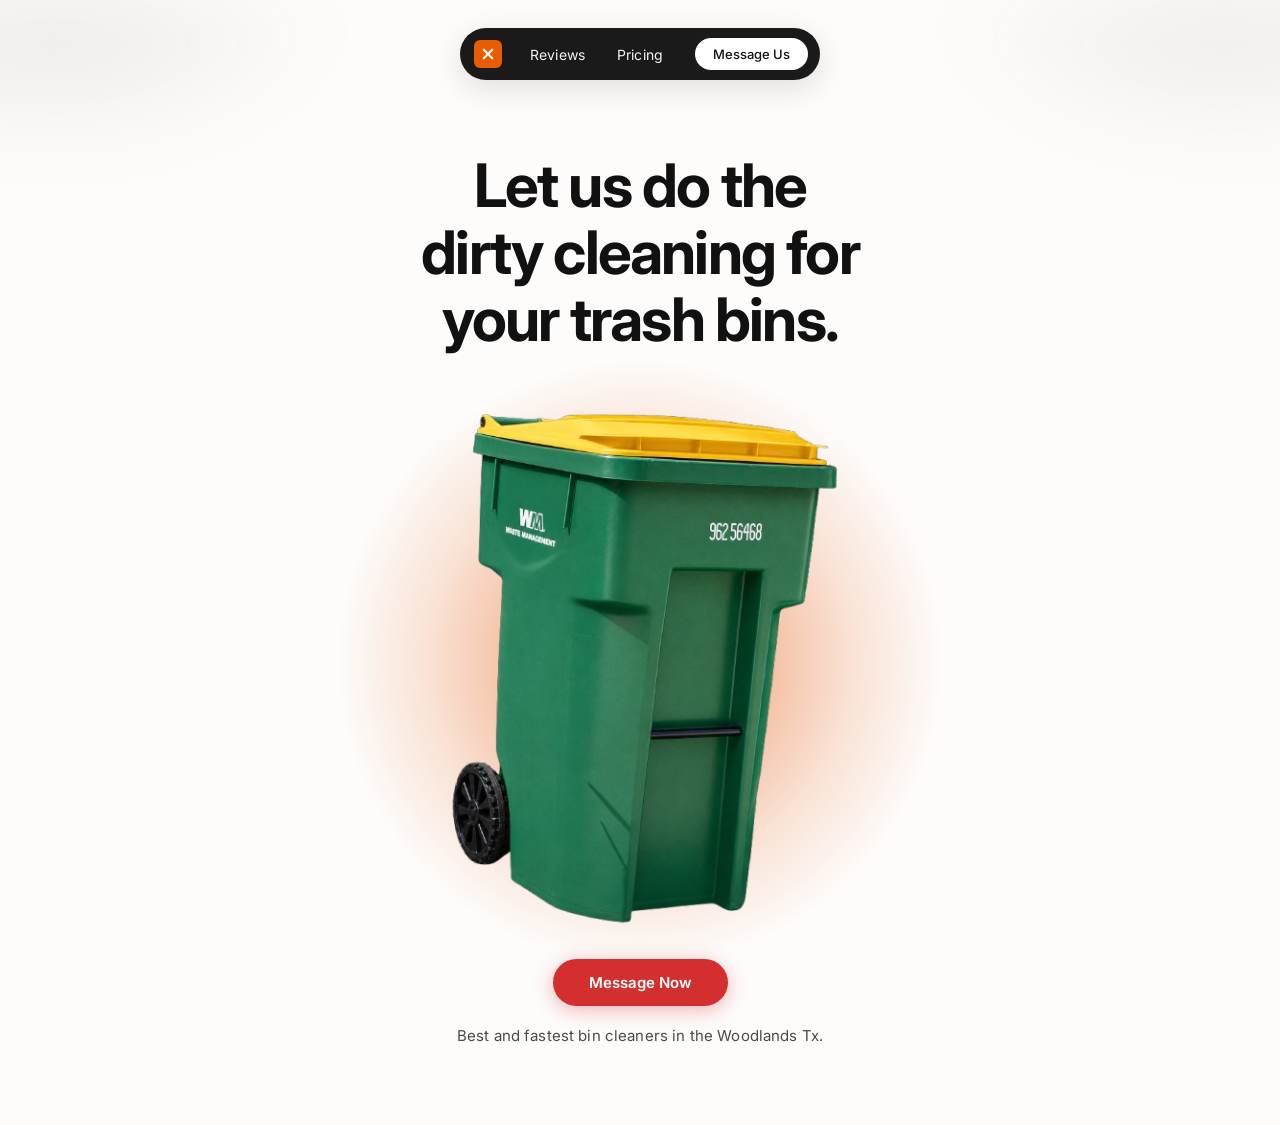
<file: index.html>
<!DOCTYPE html>
<html lang="en">
<head>
  <meta charset="UTF-8">
  <meta name="viewport" content="width=device-width, initial-scale=1.0">
  <title>WhiteBin</title>
  <link rel="preconnect" href="https://fonts.googleapis.com">
  <link rel="preconnect" href="https://fonts.gstatic.com" crossorigin>
  <link href="https://fonts.googleapis.com/css2?family=Inter:wght@400;500;600;700&display=swap" rel="stylesheet">
  <link rel="stylesheet" href="styles.css">
</head>
<body>
  <div class="atmosphere atmosphere--left" aria-hidden="true"></div>
  <div class="atmosphere atmosphere--right" aria-hidden="true"></div>

  <header class="nav-wrap">
    <nav class="nav">
      <a href="#" class="nav__logo" aria-label="WhiteBin home">
        <span class="nav__logo-icon"></span>
      </a>
      <div class="nav__links">
        <a href="#" class="nav__link">Reviews</a>
        <a href="#" class="nav__link">Pricing</a>
      </div>
      <a href="message/" class="nav__cta">Message Us</a>
    </nav>
  </header>

  <main>
    <h1 class="hero">
      <span>Let us do the</span>
      <span>dirty cleaning for</span>
      <span>your trash bins.</span>
    </h1>

    <div class="bin-stage">
      <div class="bin-visual">
        <div class="bin-glow" aria-hidden="true"></div>
        <img src="trashbin.png" alt="" class="bin-image" width="520" height="620">
      </div>
    </div>

    <div class="footer-actions">
      <a href="message/" class="message-now">Message Now</a>
      <p class="tagline">Best and fastest bin cleaners in the Woodlands Tx.</p>
    </div>
  </main>

  <script src="script.js"></script>
</body>
</html>
</file>
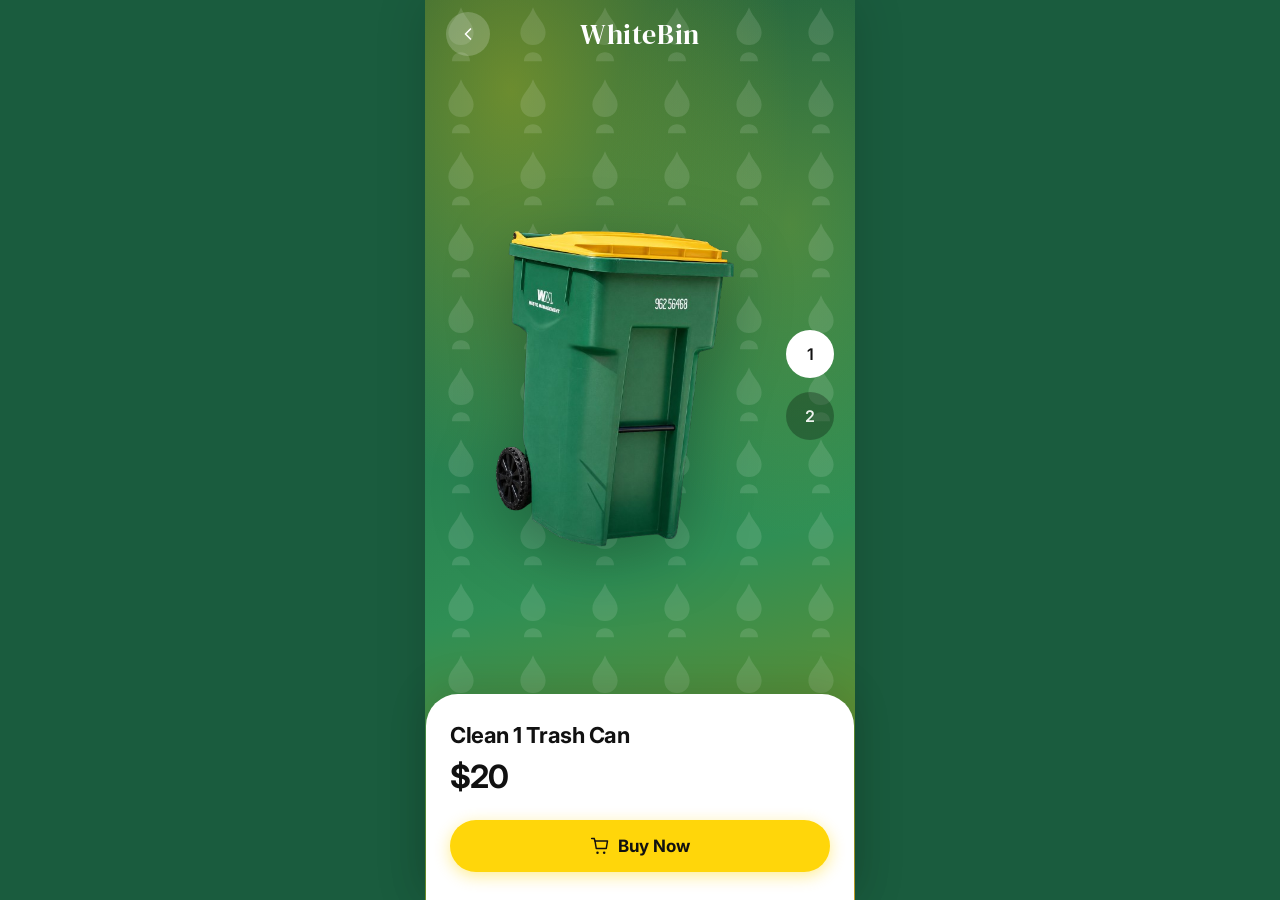
<file: message/index.html>
<!DOCTYPE html>
<html lang="en">
<head>
  <meta charset="UTF-8">
  <meta name="viewport" content="width=device-width, initial-scale=1.0, viewport-fit=cover">
  <title>Message — WhiteBin</title>
  <link rel="preconnect" href="https://fonts.googleapis.com">
  <link rel="preconnect" href="https://fonts.gstatic.com" crossorigin>
  <link href="https://fonts.googleapis.com/css2?family=DM+Serif+Display:ital@0;1&family=Inter:wght@400;500;600;700&display=swap" rel="stylesheet">
  <link rel="stylesheet" href="message.css">
</head>
<body class="message-page">
  <div class="message-page__bg" aria-hidden="true"></div>

  <header class="message-header">
    <a href="../" class="message-header__back" aria-label="Back to home">
      <svg width="20" height="20" viewBox="0 0 24 24" fill="none" aria-hidden="true">
        <path d="M15 18l-6-6 6-6" stroke="currentColor" stroke-width="2" stroke-linecap="round" stroke-linejoin="round"/>
      </svg>
    </a>
    <h1 class="message-header__brand">WhiteBin</h1>
    <span class="message-header__spacer" aria-hidden="true"></span>
  </header>

  <main class="message-hero">
    <div class="message-hero__visual">
      <div class="message-hero__bin-wrap">
        <img src="../trashbin.png" alt="" class="message-hero__bin" width="280" height="340">
      </div>
      <div class="qty-selector" role="group" aria-label="Number of trash cans">
        <button type="button" class="qty-selector__btn is-active" data-qty="1">1</button>
        <button type="button" class="qty-selector__btn" data-qty="2">2</button>
      </div>
    </div>
  </main>

  <section class="product-card" aria-label="Order details">
    <h2 class="product-card__title" id="product-title">Clean 1 Trash Can</h2>
    <div class="product-card__row">
      <p class="product-card__price" id="product-price">$20</p>
    </div>
    <button type="button" class="product-card__buy">Buy Now</button>
  </section>

  <script src="message.js"></script>
</body>
</html>
</file>
<file: styles.css>
*,
*::before,
*::after {
  box-sizing: border-box;
  margin: 0;
  padding: 0;
}

html,
body {
  height: 100%;
}

body {
  font-family: "Inter", system-ui, -apple-system, sans-serif;
  background-color: #fdfcfb;
  color: #111;
  min-height: 100vh;
  overflow-x: hidden;
  position: relative;
}

.atmosphere {
  position: fixed;
  top: 0;
  width: 42vw;
  max-width: 520px;
  height: 220px;
  pointer-events: none;
  z-index: 0;
  opacity: 0.35;
  filter: blur(40px);
}

.atmosphere--left {
  left: -8%;
  background: radial-gradient(
    ellipse 80% 100% at 30% 0%,
    rgba(120, 110, 100, 0.45) 0%,
    transparent 70%
  );
}

.atmosphere--right {
  right: -8%;
  background: radial-gradient(
    ellipse 80% 100% at 70% 0%,
    rgba(120, 110, 100, 0.4) 0%,
    transparent 70%
  );
}

.nav-wrap {
  position: relative;
  z-index: 2;
  display: flex;
  justify-content: center;
  padding: 28px 20px 0;
}

.nav {
  display: flex;
  align-items: center;
  gap: 28px;
  background: #1a1a1a;
  border-radius: 999px;
  padding: 10px 12px 10px 14px;
  box-shadow: 0 8px 32px rgba(0, 0, 0, 0.12);
}

.nav__logo {
  display: flex;
  align-items: center;
  text-decoration: none;
  flex-shrink: 0;
}

.nav__logo-icon {
  display: block;
  width: 28px;
  height: 28px;
  border-radius: 6px;
  background: #e85d04;
  position: relative;
}

.nav__logo-icon::before,
.nav__logo-icon::after {
  content: "";
  position: absolute;
  background: #fff;
  border-radius: 1px;
}

.nav__logo-icon::before {
  width: 14px;
  height: 2px;
  top: 50%;
  left: 50%;
  transform: translate(-50%, -50%) rotate(45deg);
}

.nav__logo-icon::after {
  width: 14px;
  height: 2px;
  top: 50%;
  left: 50%;
  transform: translate(-50%, -50%) rotate(-45deg);
}

.nav__links {
  display: flex;
  align-items: center;
  gap: 32px;
}

.nav__link {
  color: #f5f5f5;
  text-decoration: none;
  font-size: 0.875rem;
  font-weight: 400;
  letter-spacing: 0.01em;
  white-space: nowrap;
}

.nav__link:hover {
  opacity: 0.85;
}

.nav__cta {
  display: inline-flex;
  align-items: center;
  justify-content: center;
  background: #fff;
  color: #111;
  text-decoration: none;
  font-size: 0.8125rem;
  font-weight: 500;
  padding: 8px 18px;
  border-radius: 999px;
  white-space: nowrap;
  margin-left: 4px;
}

.nav__cta:hover {
  background: #f0f0f0;
}

main {
  position: relative;
  z-index: 1;
  display: flex;
  flex-direction: column;
  align-items: center;
  padding: 0 24px 48px;
  min-height: calc(100vh - 80px);
}

.hero {
  text-align: center;
  font-size: clamp(2.25rem, 5.5vw, 3.75rem);
  font-weight: 700;
  line-height: 1.12;
  letter-spacing: -0.03em;
  max-width: 900px;
  margin-top: clamp(48px, 8vh, 88px);
  margin-bottom: clamp(24px, 4vh, 40px);
}

.hero span {
  display: block;
}

.bin-stage {
  position: relative;
  display: flex;
  align-items: center;
  justify-content: center;
  width: 100%;
  flex: 1;
  min-height: 360px;
  margin-bottom: auto;
}

.bin-visual {
  position: relative;
  display: inline-block;
  line-height: 0;
}

.bin-glow {
  position: absolute;
  z-index: 0;
  top: 50%;
  left: 50%;
  width: min(600px, 102.5vw);
  height: min(600px, 102.5vw);
  transform: translate(-50%, -50%);
  border-radius: 50%;
  background: radial-gradient(
    circle at center,
    rgba(230, 81, 0, 0.55) 0%,
    rgba(230, 81, 0, 0.35) 30%,
    rgba(230, 81, 0, 0.15) 50%,
    transparent 72%
  );
  pointer-events: none;
}

.bin-image {
  position: relative;
  z-index: 1;
  width: min(420px, 78vw);
  height: auto;
  object-fit: contain;
  display: block;
}

.footer-actions {
  display: flex;
  flex-direction: column;
  align-items: center;
  gap: 20px;
  margin-top: auto;
  padding-top: 24px;
  padding-bottom: 32px;
}

.message-now {
  display: inline-flex;
  align-items: center;
  justify-content: center;
  background: #d32f2f;
  color: #fff;
  text-decoration: none;
  font-size: 0.9375rem;
  font-weight: 600;
  padding: 14px 36px;
  border-radius: 999px;
  border: none;
  cursor: pointer;
  box-shadow: 0 4px 20px rgba(211, 47, 47, 0.35);
  transition: background 0.2s ease, transform 0.15s ease;
}

.message-now:hover {
  background: #c62828;
}

.message-now:active {
  transform: scale(0.98);
}

.tagline {
  font-size: 0.9375rem;
  font-weight: 400;
  color: #4a4a4a;
  text-align: center;
  letter-spacing: 0.01em;
}

@media (max-width: 640px) {
  .nav {
    gap: 16px;
    padding: 8px 10px 8px 12px;
  }

  .nav__links {
    gap: 20px;
  }

  .nav__link {
    font-size: 0.8125rem;
  }

  .nav__cta {
    font-size: 0.75rem;
    padding: 7px 14px;
  }
}
</file>
<file: message/message.css>
*,
*::before,
*::after {
  box-sizing: border-box;
  margin: 0;
  padding: 0;
}

html {
  -webkit-text-size-adjust: 100%;
}

body.message-page {
  font-family: "Inter", system-ui, -apple-system, sans-serif;
  min-height: 100dvh;
  min-height: 100vh;
  color: #111;
  background: #1a5c3e;
  overflow-x: hidden;
  display: flex;
  flex-direction: column;
  max-width: 430px;
  margin: 0 auto;
  position: relative;
}

.message-page__bg {
  position: fixed;
  inset: 0;
  max-width: 430px;
  margin: 0 auto;
  z-index: 0;
  background:
    radial-gradient(ellipse 120% 80% at 20% 10%, rgba(255, 214, 10, 0.35) 0%, transparent 55%),
    radial-gradient(ellipse 90% 70% at 85% 25%, rgba(255, 214, 10, 0.2) 0%, transparent 50%),
    linear-gradient(165deg, #1a5c3e 0%, #247a4f 38%, #2f8f55 62%, #6b8f2a 88%, #c9a227 100%);
  pointer-events: none;
}

.message-page__bg::before {
  content: "";
  position: absolute;
  inset: 0;
  opacity: 0.12;
  background-image: url("data:image/svg+xml,%3Csvg xmlns='http://www.w3.org/2000/svg' width='80' height='80' viewBox='0 0 80 80'%3E%3Cpath fill='%23fff' d='M40 8c-4 12-14 18-14 28 0 8 6 14 14 14s14-6 14-14c0-10-10-16-14-28zm0 50c-6 0-10 4-10 10h20c0-6-4-10-10-10z'/%3E%3C/svg%3E");
  background-size: 72px 72px;
}

.message-header {
  position: relative;
  z-index: 2;
  display: flex;
  align-items: center;
  justify-content: space-between;
  padding: max(12px, env(safe-area-inset-top)) 20px 12px;
  flex-shrink: 0;
}

.message-header__back {
  display: flex;
  align-items: center;
  justify-content: center;
  width: 44px;
  height: 44px;
  border-radius: 50%;
  background: rgba(255, 255, 255, 0.2);
  color: #fff;
  text-decoration: none;
  flex-shrink: 0;
  transition: background 0.2s ease;
}

.message-header__back:hover {
  background: rgba(255, 255, 255, 0.3);
}

.message-header__brand {
  font-family: "DM Serif Display", Georgia, serif;
  font-size: 1.75rem;
  font-weight: 400;
  color: #fff;
  letter-spacing: 0.02em;
  text-align: center;
}

.message-header__spacer {
  width: 44px;
  flex-shrink: 0;
}

.message-hero {
  position: relative;
  z-index: 1;
  flex: 1;
  display: flex;
  align-items: center;
  justify-content: center;
  padding: 8px 20px 0;
  min-height: 0;
}

.message-hero__visual {
  position: relative;
  width: 100%;
  display: flex;
  align-items: center;
  justify-content: center;
  min-height: min(52vh, 420px);
}

.message-hero__bin-wrap {
  display: flex;
  align-items: center;
  justify-content: center;
  flex: 1;
  padding-right: 56px;
}

.message-hero__bin {
  width: min(260px, 68vw);
  height: auto;
  object-fit: contain;
  display: block;
  filter: drop-shadow(0 16px 32px rgba(0, 0, 0, 0.25));
}

.qty-selector {
  position: absolute;
  right: 0;
  top: 50%;
  transform: translateY(-50%);
  display: flex;
  flex-direction: column;
  gap: 14px;
  z-index: 2;
}

.qty-selector__btn {
  width: 48px;
  height: 48px;
  border-radius: 50%;
  border: none;
  font-family: inherit;
  font-size: 1rem;
  font-weight: 600;
  cursor: pointer;
  background: rgba(0, 0, 0, 0.28);
  color: rgba(255, 255, 255, 0.92);
  transition: background 0.2s ease, color 0.2s ease, transform 0.15s ease;
}

.qty-selector__btn:hover {
  background: rgba(0, 0, 0, 0.38);
}

.qty-selector__btn.is-active {
  background: #fff;
  color: #111;
}

.qty-selector__btn:active {
  transform: scale(0.96);
}

.product-card {
  position: relative;
  z-index: 3;
  flex-shrink: 0;
  background: #fff;
  border-radius: 32px 32px 0 0;
  padding: 28px 24px max(28px, env(safe-area-inset-bottom));
  box-shadow: 0 -8px 40px rgba(0, 0, 0, 0.12);
}

.product-card__title {
  font-size: 1.375rem;
  font-weight: 700;
  line-height: 1.25;
  color: #111;
  margin-bottom: 8px;
  letter-spacing: -0.02em;
}

.product-card__row {
  display: flex;
  align-items: center;
  justify-content: space-between;
  margin-bottom: 24px;
}

.product-card__price {
  font-size: 2rem;
  font-weight: 700;
  color: #111;
  letter-spacing: -0.03em;
}

.product-card__buy {
  width: 100%;
  display: flex;
  align-items: center;
  justify-content: center;
  gap: 8px;
  padding: 16px 24px;
  border: none;
  border-radius: 999px;
  background: #ffd60a;
  color: #111;
  font-family: inherit;
  font-size: 1.0625rem;
  font-weight: 700;
  cursor: pointer;
  box-shadow: 0 4px 16px rgba(255, 214, 10, 0.45);
  transition: background 0.2s ease, transform 0.15s ease;
}

.product-card__buy::before {
  content: "";
  width: 20px;
  height: 20px;
  background-image: url("data:image/svg+xml,%3Csvg xmlns='http://www.w3.org/2000/svg' viewBox='0 0 24 24' fill='none'%3E%3Cpath d='M6 6h15l-1.5 9h-12L6 6z' stroke='%23111' stroke-width='1.8' stroke-linejoin='round'/%3E%3Cpath d='M6 6L5 3H2' stroke='%23111' stroke-width='1.8' stroke-linecap='round'/%3E%3Ccircle cx='9' cy='20' r='1.5' fill='%23111'/%3E%3Ccircle cx='17' cy='20' r='1.5' fill='%23111'/%3E%3C/svg%3E");
  background-size: contain;
  background-repeat: no-repeat;
}

.product-card__buy:hover {
  background: #f5c800;
}

.product-card__buy:active {
  transform: scale(0.98);
}

@media (min-width: 431px) {
  body.message-page {
    border-left: 1px solid rgba(0, 0, 0, 0.08);
    border-right: 1px solid rgba(0, 0, 0, 0.08);
    box-shadow: 0 0 48px rgba(0, 0, 0, 0.15);
  }
}
</file>
